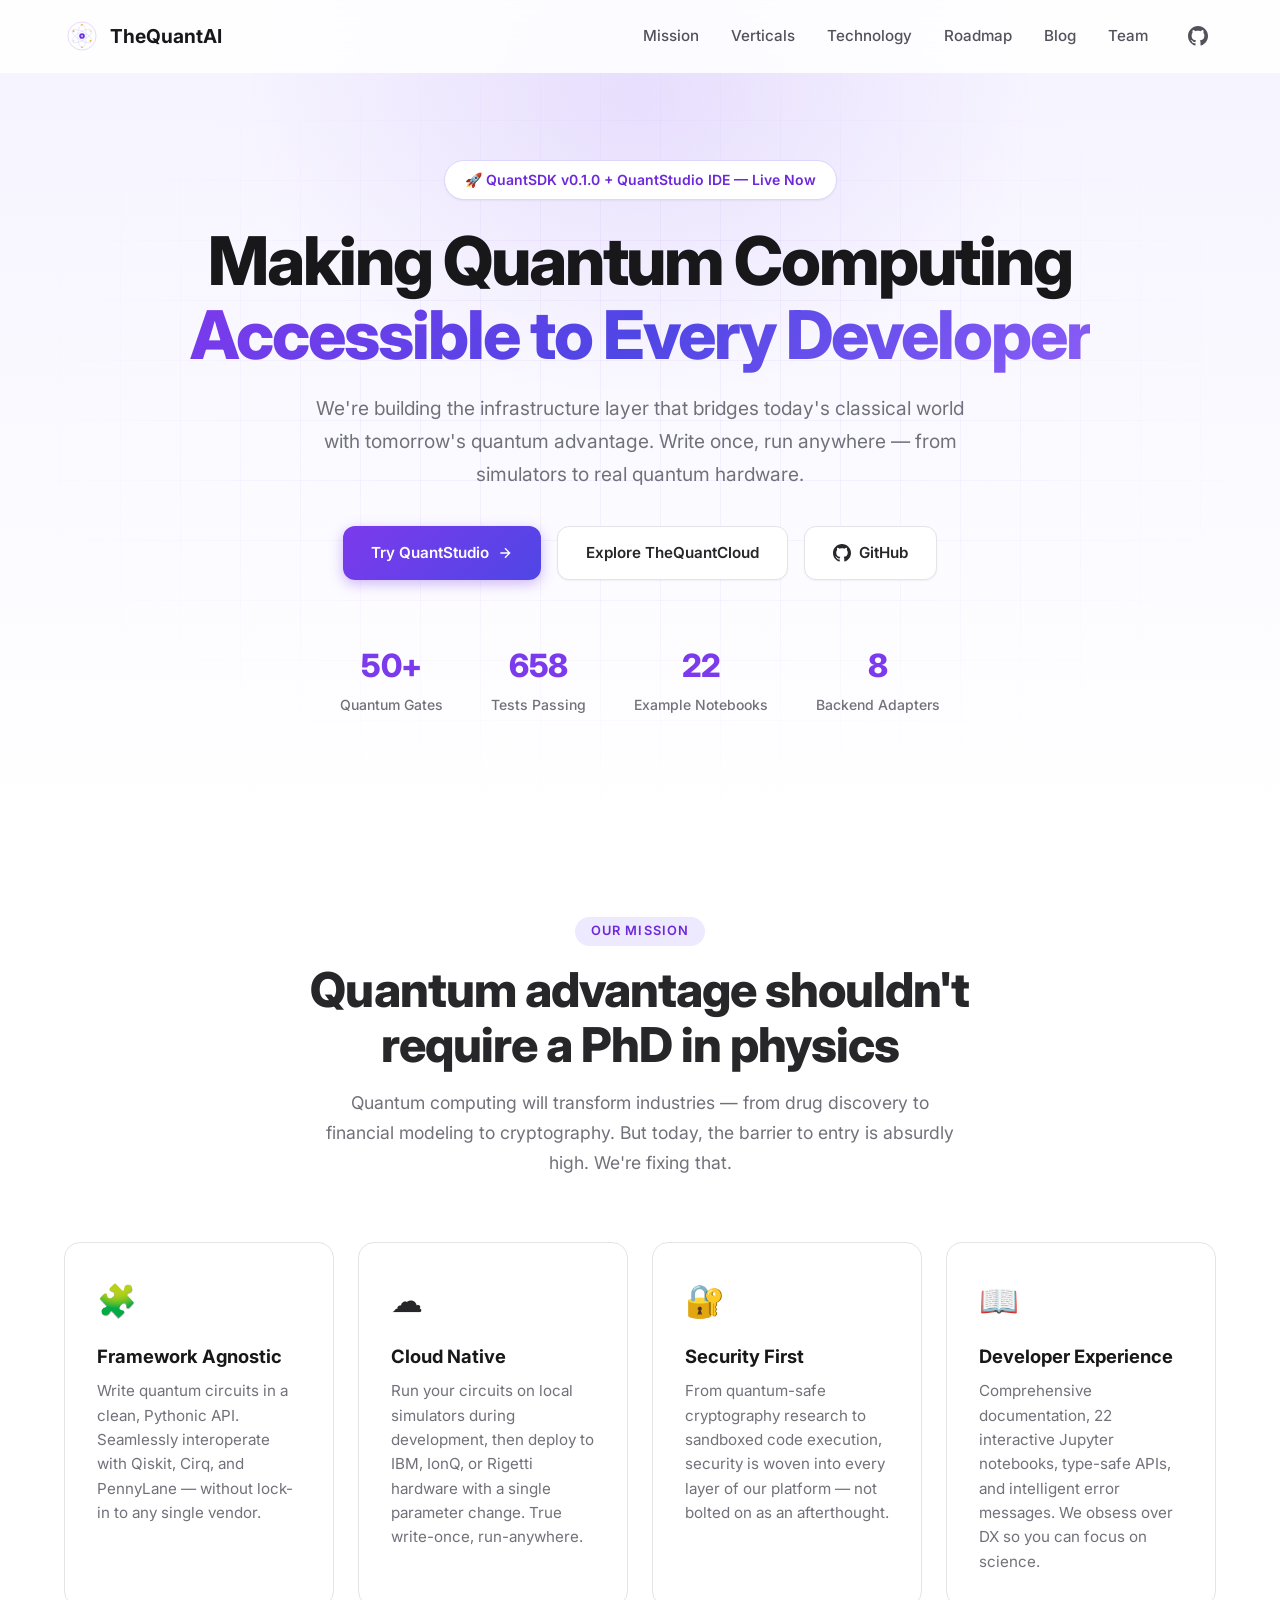
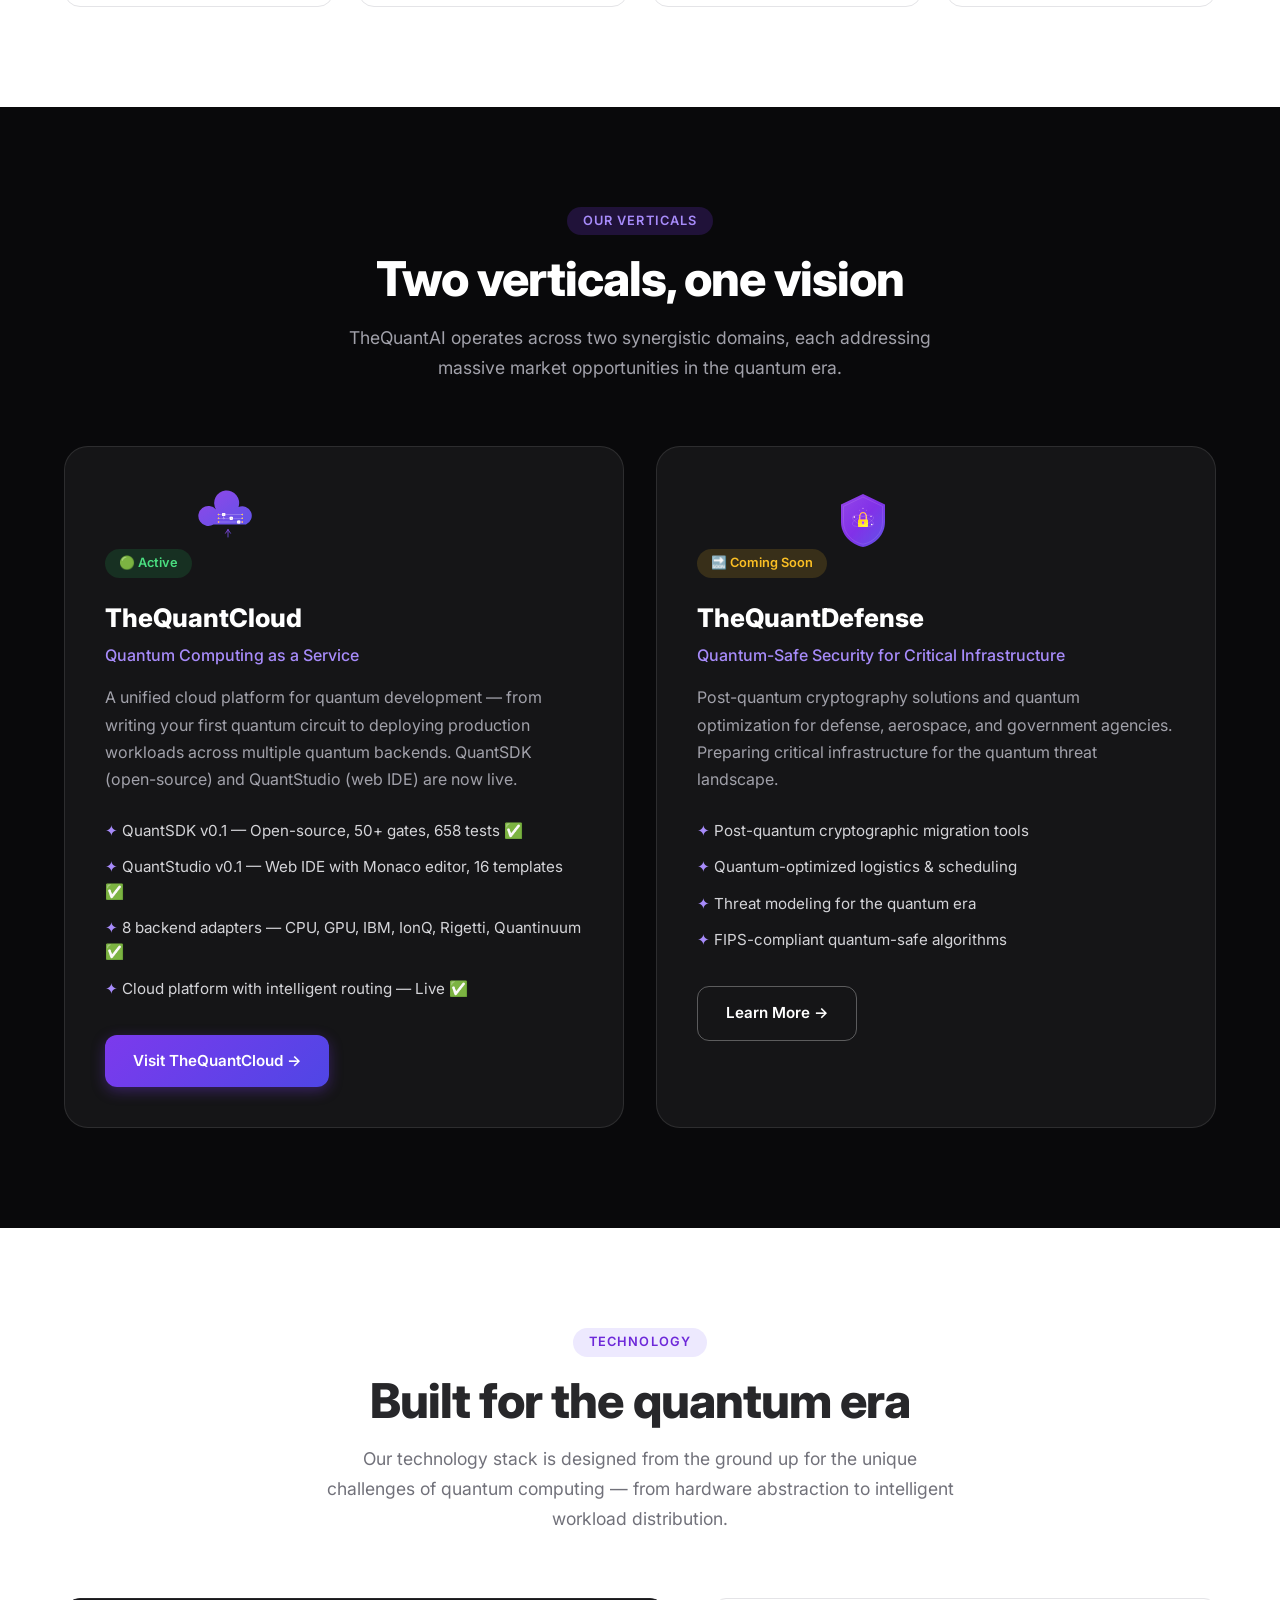
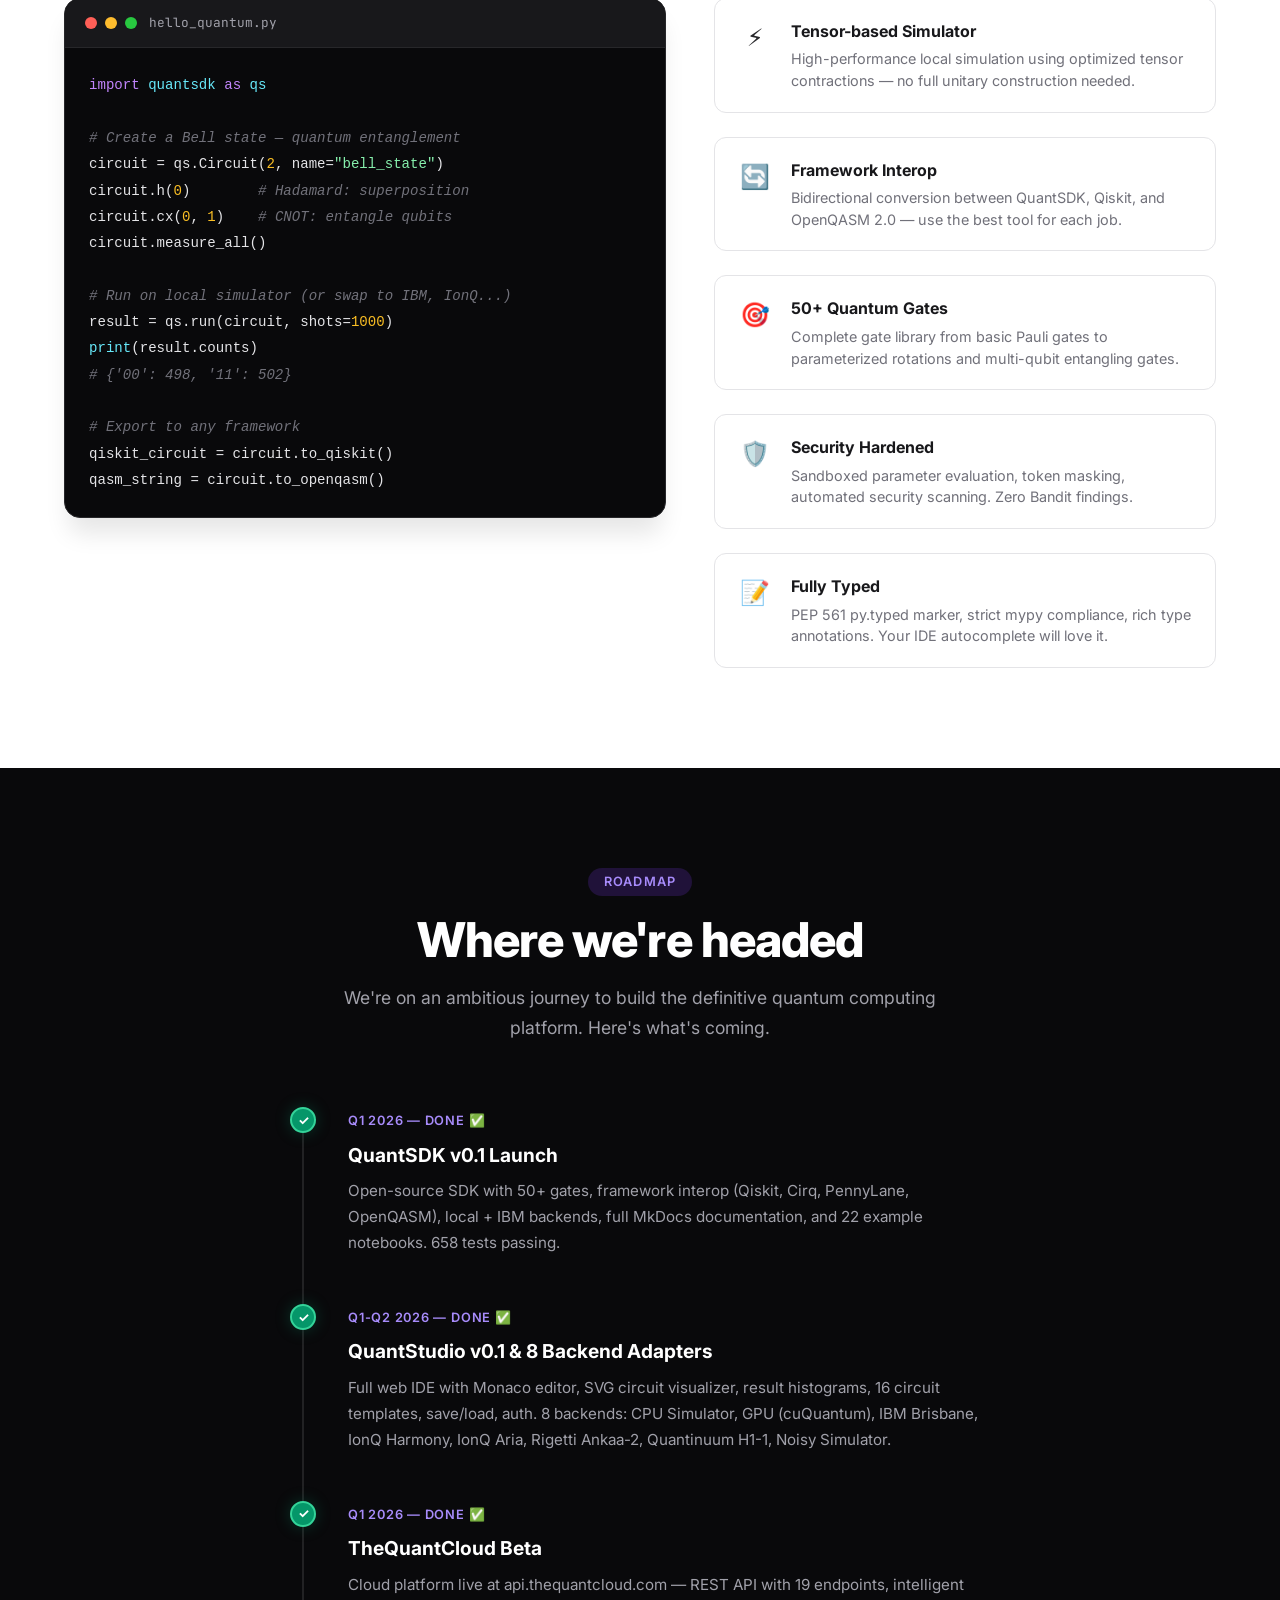
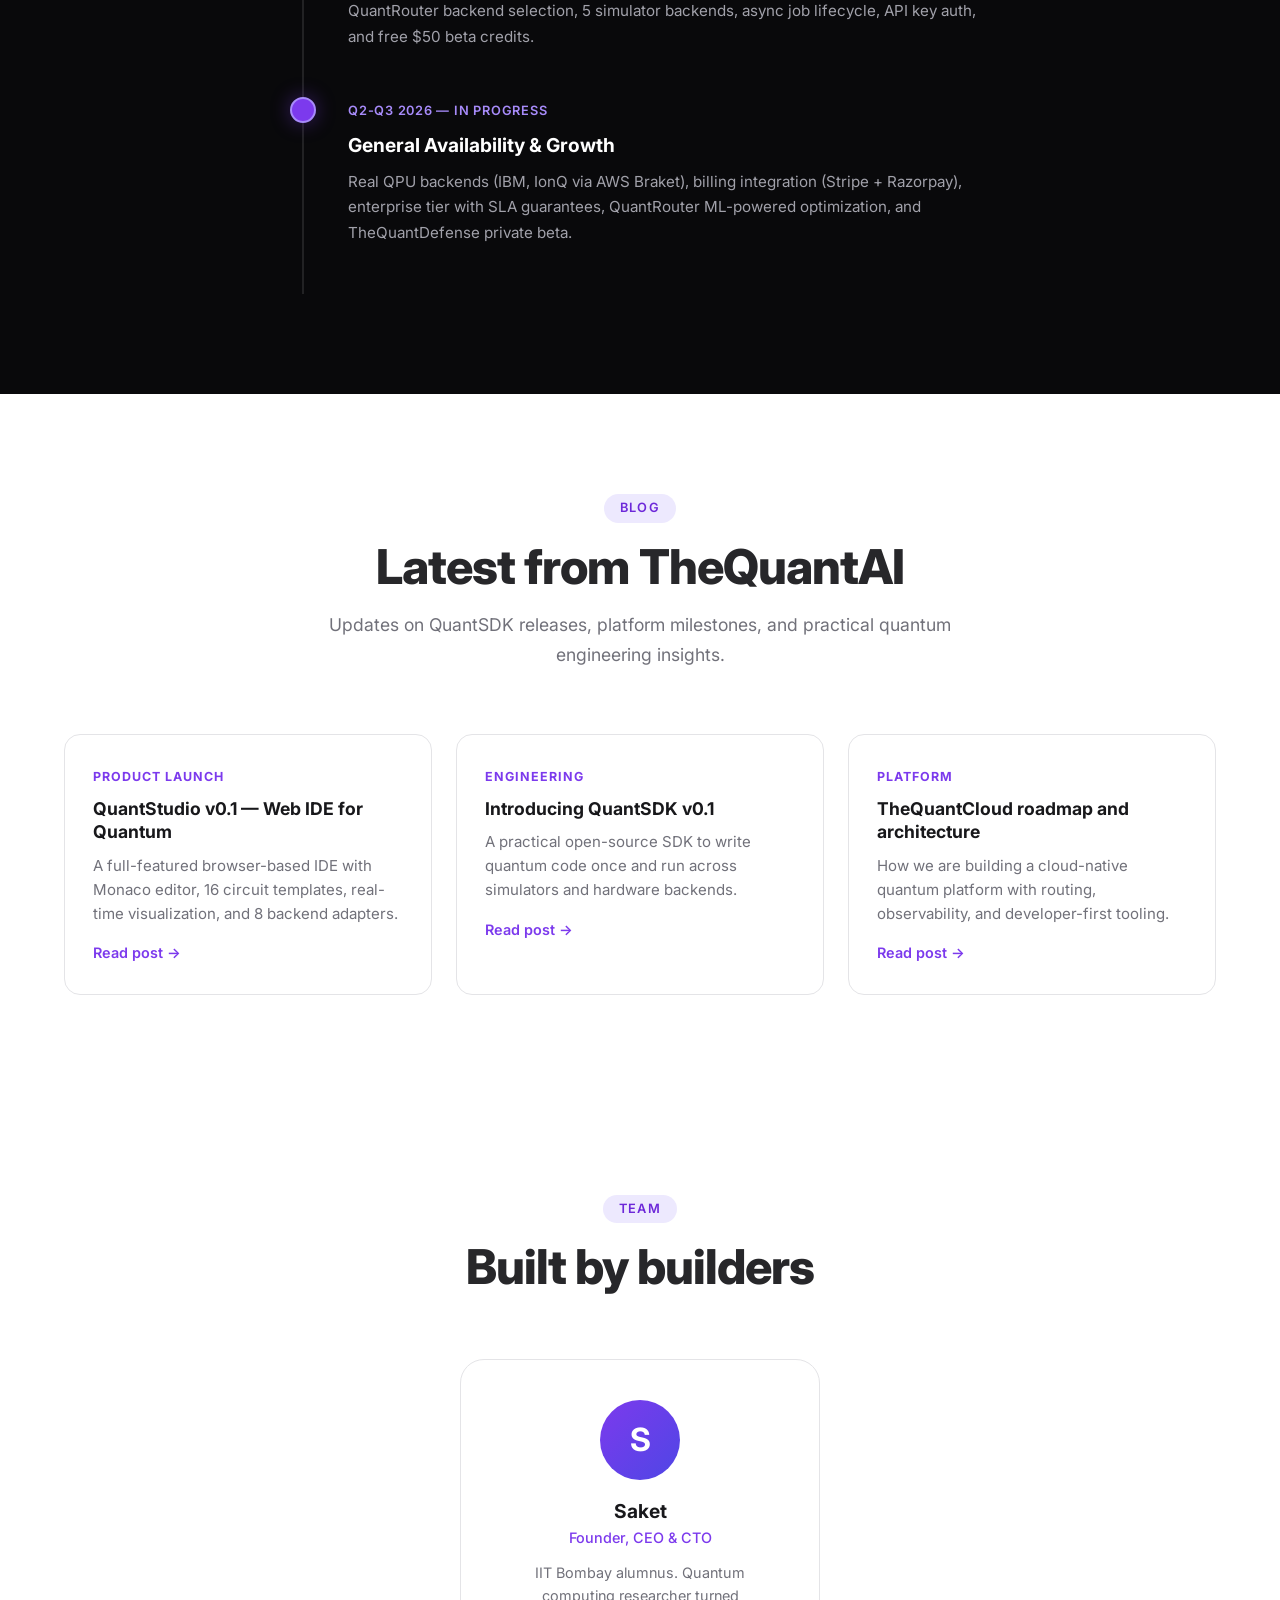
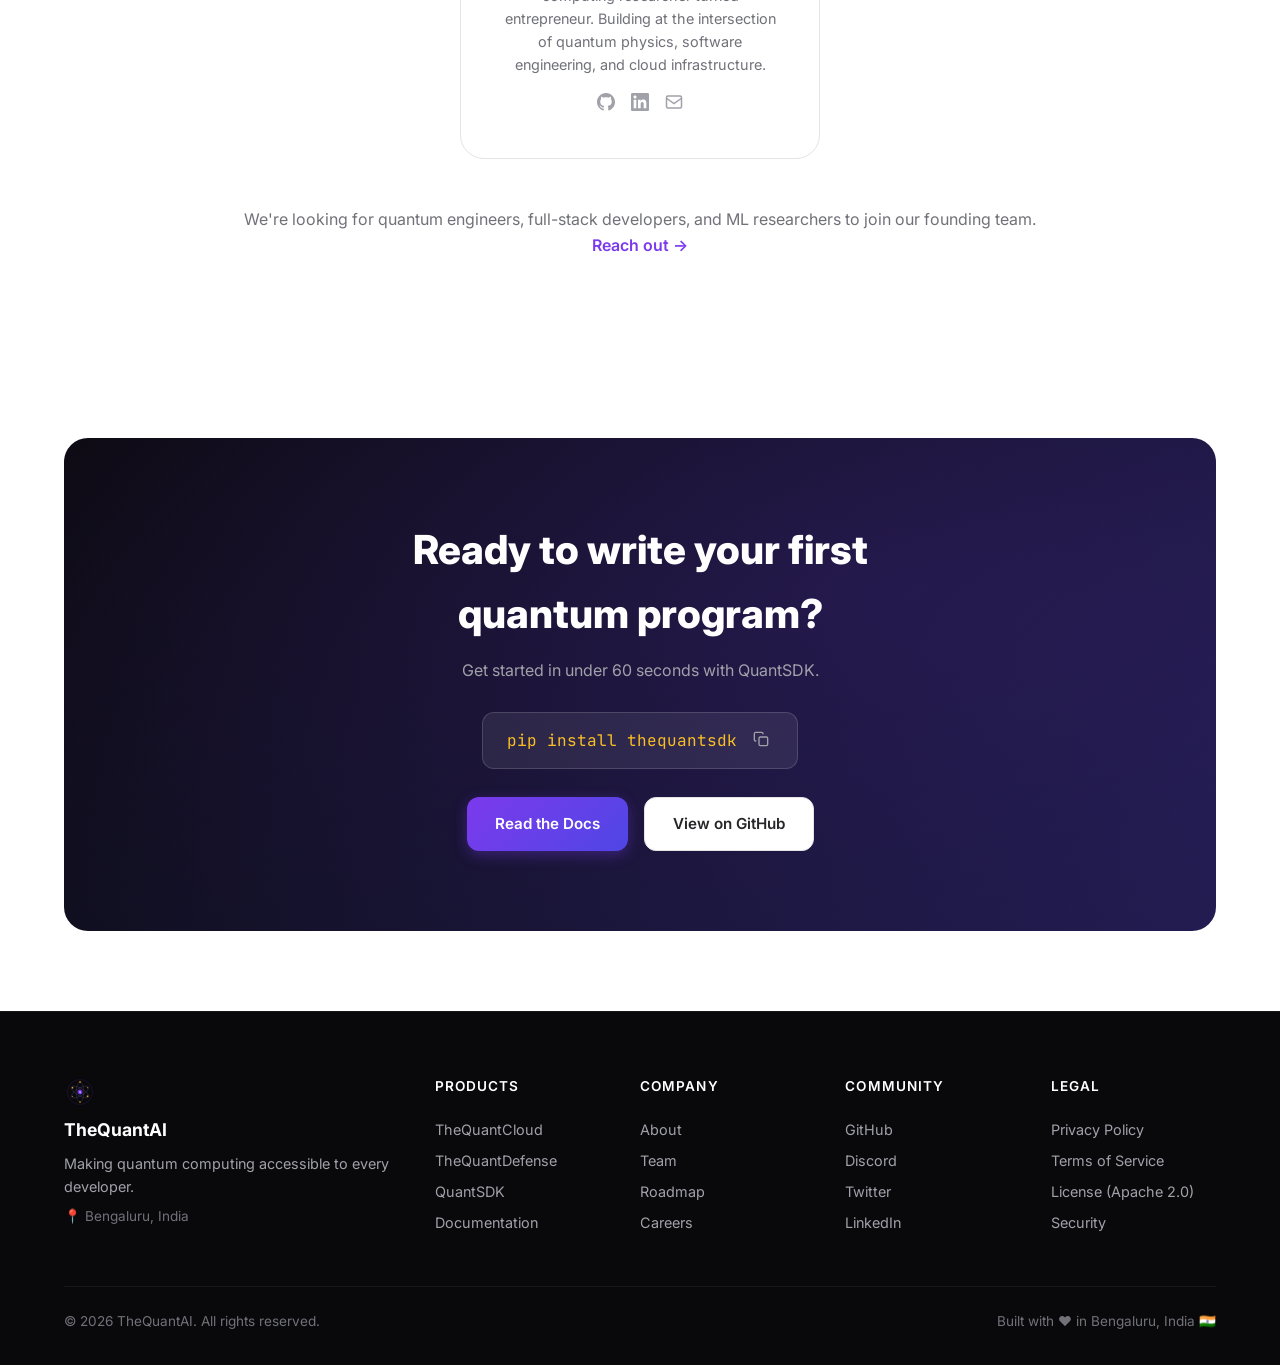
<file: index.html>
<!DOCTYPE html>
<html lang="en">
<head>
    <meta charset="UTF-8">
    <meta name="viewport" content="width=device-width, initial-scale=1.0">
    <title>TheQuantAI — Making Quantum Computing Accessible</title>
    <meta name="description" content="TheQuantAI is building the infrastructure that makes quantum computing practical for every developer. From SDKs to cloud orchestration to defense-grade cryptography.">
    <meta name="keywords" content="quantum computing, quantum SDK, quantum cloud, quantum-safe cryptography, TheQuantAI">
    <meta name="author" content="TheQuantAI">

    <!-- Open Graph -->
    <meta property="og:title" content="TheQuantAI — Making Quantum Computing Accessible">
    <meta property="og:description" content="Building the infrastructure layer for practical quantum computing. Write once, run anywhere.">
    <meta property="og:type" content="website">
    <meta property="og:url" content="https://thequantai.in">
    <meta property="og:image" content="https://thequantai.in/assets/og-image.png">
    <meta property="og:image:alt" content="TheQuantAI — Quantum computing infrastructure for developers">

    <!-- Twitter Card -->
    <meta name="twitter:card" content="summary_large_image">
    <meta name="twitter:site" content="@TheQuantAI">
    <meta name="twitter:title" content="TheQuantAI — Making Quantum Computing Accessible">
    <meta name="twitter:description" content="Building the infrastructure layer for practical quantum computing.">
    <meta name="twitter:image" content="https://thequantai.in/assets/og-image.png">

    <!-- Favicon -->
    <link rel="icon" type="image/svg+xml" href="assets/favicon.svg">

    <!-- Fonts -->
    <link rel="preconnect" href="https://fonts.googleapis.com">
    <link rel="preconnect" href="https://fonts.gstatic.com" crossorigin>
    <link href="https://fonts.googleapis.com/css2?family=Inter:wght@400;500;600;700;800&family=JetBrains+Mono:wght@400;500&display=swap" rel="stylesheet">

    <link rel="stylesheet" href="style.css">
    <!-- Cloudflare Web Analytics --><script defer src='https://static.cloudflareinsights.com/beacon.min.js' data-cf-beacon='{"token": "3d01d93ff0c040549e7ca7c841905eed"}'></script><!-- End Cloudflare Web Analytics -->
</head>
<body>
    <!-- ─── Navigation ─── -->
    <nav class="nav" id="nav">
        <div class="container nav-inner">
            <a href="/" class="nav-logo">
                <img src="assets/logo-thequantai.svg" alt="TheQuantAI" width="36" height="36">
                <span>TheQuantAI</span>
            </a>
            <div class="nav-links" id="navLinks">
                <a href="#mission">Mission</a>
                <a href="#verticals">Verticals</a>
                <a href="#technology">Technology</a>
                <a href="#roadmap">Roadmap</a>
                <a href="#blog">Blog</a>
                <a href="#team">Team</a>
                <a href="https://github.com/TheQuantAI" target="_blank" rel="noopener" class="nav-github">
                    <svg width="20" height="20" viewBox="0 0 24 24" fill="currentColor"><path d="M12 0c-6.626 0-12 5.373-12 12 0 5.302 3.438 9.8 8.207 11.387.599.111.793-.261.793-.577v-2.234c-3.338.726-4.033-1.416-4.033-1.416-.546-1.387-1.333-1.756-1.333-1.756-1.089-.745.083-.729.083-.729 1.205.084 1.839 1.237 1.839 1.237 1.07 1.834 2.807 1.304 3.492.997.107-.775.418-1.305.762-1.604-2.665-.305-5.467-1.334-5.467-5.931 0-1.311.469-2.381 1.236-3.221-.124-.303-.535-1.524.117-3.176 0 0 1.008-.322 3.301 1.23.957-.266 1.983-.399 3.003-.404 1.02.005 2.047.138 3.006.404 2.291-1.552 3.297-1.23 3.297-1.23.653 1.653.242 2.874.118 3.176.77.84 1.235 1.911 1.235 3.221 0 4.609-2.807 5.624-5.479 5.921.43.372.823 1.102.823 2.222v3.293c0 .319.192.694.801.576 4.765-1.589 8.199-6.086 8.199-11.386 0-6.627-5.373-12-12-12z"/></svg>
                </a>
            </div>
            <button class="nav-toggle" id="navToggle" aria-label="Menu">
                <span></span><span></span><span></span>
            </button>
        </div>
    </nav>

    <!-- ─── Hero Section ─── -->
    <section class="hero">
        <div class="hero-bg">
            <div class="hero-grid"></div>
            <div class="hero-glow"></div>
        </div>
        <div class="container hero-content">
            <div class="hero-badge">🚀 QuantSDK v0.1.0 + QuantStudio IDE — Live Now</div>
            <h1>Making Quantum Computing<br><span class="gradient-text">Accessible to Every Developer</span></h1>
            <p class="hero-subtitle">We're building the infrastructure layer that bridges today's classical world with tomorrow's quantum advantage. Write once, run anywhere — from simulators to real quantum hardware.</p>
            <div class="hero-actions">
                <a href="https://studio.thequantcloud.com" class="btn btn-primary" target="_blank" rel="noopener">
                    <span>Try QuantStudio</span>
                    <svg width="16" height="16" viewBox="0 0 24 24" fill="none" stroke="currentColor" stroke-width="2"><path d="M5 12h14M12 5l7 7-7 7"/></svg>
                </a>
                <a href="https://thequantcloud.com" class="btn btn-secondary">
                    <span>Explore TheQuantCloud</span>
                </a>
                <a href="https://github.com/TheQuantAI" class="btn btn-secondary" target="_blank" rel="noopener">
                    <svg width="18" height="18" viewBox="0 0 24 24" fill="currentColor"><path d="M12 0c-6.626 0-12 5.373-12 12 0 5.302 3.438 9.8 8.207 11.387.599.111.793-.261.793-.577v-2.234c-3.338.726-4.033-1.416-4.033-1.416-.546-1.387-1.333-1.756-1.333-1.756-1.089-.745.083-.729.083-.729 1.205.084 1.839 1.237 1.839 1.237 1.07 1.834 2.807 1.304 3.492.997.107-.775.418-1.305.762-1.604-2.665-.305-5.467-1.334-5.467-5.931 0-1.311.469-2.381 1.236-3.221-.124-.303-.535-1.524.117-3.176 0 0 1.008-.322 3.301 1.23.957-.266 1.983-.399 3.003-.404 1.02.005 2.047.138 3.006.404 2.291-1.552 3.297-1.23 3.297-1.23.653 1.653.242 2.874.118 3.176.77.84 1.235 1.911 1.235 3.221 0 4.609-2.807 5.624-5.479 5.921.43.372.823 1.102.823 2.222v3.293c0 .319.192.694.801.576 4.765-1.589 8.199-6.086 8.199-11.386 0-6.627-5.373-12-12-12z"/></svg>
                    <span>GitHub</span>
                </a>
            </div>
            <div class="hero-stats">
                <div class="stat"><span class="stat-value">50+</span><span class="stat-label">Quantum Gates</span></div>
                <div class="stat"><span class="stat-value">658</span><span class="stat-label">Tests Passing</span></div>
                <div class="stat"><span class="stat-value">22</span><span class="stat-label">Example Notebooks</span></div>
                <div class="stat"><span class="stat-value">8</span><span class="stat-label">Backend Adapters</span></div>
            </div>
        </div>
    </section>

    <!-- ─── Mission ─── -->
    <section class="section" id="mission">
        <div class="container">
            <div class="section-header">
                <span class="section-tag">Our Mission</span>
                <h2>Quantum advantage shouldn't<br>require a PhD in physics</h2>
                <p class="section-desc">Quantum computing will transform industries — from drug discovery to financial modeling to cryptography. But today, the barrier to entry is absurdly high. We're fixing that.</p>
            </div>
            <div class="mission-grid">
                <div class="mission-card">
                    <div class="mission-icon">🧩</div>
                    <h3>Framework Agnostic</h3>
                    <p>Write quantum circuits in a clean, Pythonic API. Seamlessly interoperate with Qiskit, Cirq, and PennyLane — without lock-in to any single vendor.</p>
                </div>
                <div class="mission-card">
                    <div class="mission-icon">☁️</div>
                    <h3>Cloud Native</h3>
                    <p>Run your circuits on local simulators during development, then deploy to IBM, IonQ, or Rigetti hardware with a single parameter change. True write-once, run-anywhere.</p>
                </div>
                <div class="mission-card">
                    <div class="mission-icon">🔐</div>
                    <h3>Security First</h3>
                    <p>From quantum-safe cryptography research to sandboxed code execution, security is woven into every layer of our platform — not bolted on as an afterthought.</p>
                </div>
                <div class="mission-card">
                    <div class="mission-icon">📖</div>
                    <h3>Developer Experience</h3>
                    <p>Comprehensive documentation, 22 interactive Jupyter notebooks, type-safe APIs, and intelligent error messages. We obsess over DX so you can focus on science.</p>
                </div>
            </div>
        </div>
    </section>

    <!-- ─── Verticals ─── -->
    <section class="section section-dark" id="verticals">
        <div class="container">
            <div class="section-header">
                <span class="section-tag">Our Verticals</span>
                <h2>Two verticals, one vision</h2>
                <p class="section-desc">TheQuantAI operates across two synergistic domains, each addressing massive market opportunities in the quantum era.</p>
            </div>
            <div class="verticals-grid">
                <div class="vertical-card">
                    <div class="vertical-badge active">🟢 Active</div>
                    <img src="assets/logo-thequantcloud.svg" alt="TheQuantCloud" width="64" height="64" class="vertical-logo">
                    <h3>TheQuantCloud</h3>
                    <p class="vertical-tagline">Quantum Computing as a Service</p>
                    <p>A unified cloud platform for quantum development — from writing your first quantum circuit to deploying production workloads across multiple quantum backends. QuantSDK (open-source) and QuantStudio (web IDE) are now live.</p>
                    <ul class="vertical-features">
                        <li>QuantSDK v0.1 — Open-source, 50+ gates, 658 tests ✅</li>
                        <li>QuantStudio v0.1 — Web IDE with Monaco editor, 16 templates ✅</li>
                        <li>8 backend adapters — CPU, GPU, IBM, IonQ, Rigetti, Quantinuum ✅</li>
                        <li>Cloud platform with intelligent routing — Live ✅</li>
                    </ul>
                    <a href="https://thequantcloud.com" class="btn btn-primary">Visit TheQuantCloud →</a>
                </div>
                <div class="vertical-card">
                    <div class="vertical-badge coming">🔜 Coming Soon</div>
                    <img src="assets/logo-thequantdefense.svg" alt="TheQuantDefense" width="64" height="64" class="vertical-logo">
                    <h3>TheQuantDefense</h3>
                    <p class="vertical-tagline">Quantum-Safe Security for Critical Infrastructure</p>
                    <p>Post-quantum cryptography solutions and quantum optimization for defense, aerospace, and government agencies. Preparing critical infrastructure for the quantum threat landscape.</p>
                    <ul class="vertical-features">
                        <li>Post-quantum cryptographic migration tools</li>
                        <li>Quantum-optimized logistics & scheduling</li>
                        <li>Threat modeling for the quantum era</li>
                        <li>FIPS-compliant quantum-safe algorithms</li>
                    </ul>
                    <a href="https://thequantdefense.com" class="btn btn-outline">Learn More →</a>
                </div>
            </div>
        </div>
    </section>

    <!-- ─── Technology ─── -->
    <section class="section" id="technology">
        <div class="container">
            <div class="section-header">
                <span class="section-tag">Technology</span>
                <h2>Built for the quantum era</h2>
                <p class="section-desc">Our technology stack is designed from the ground up for the unique challenges of quantum computing — from hardware abstraction to intelligent workload distribution.</p>
            </div>
            <div class="tech-showcase">
                <div class="tech-code">
                    <div class="code-header">
                        <div class="code-dots">
                            <span class="dot red"></span>
                            <span class="dot yellow"></span>
                            <span class="dot green"></span>
                        </div>
                        <span class="code-title">hello_quantum.py</span>
                    </div>
                    <pre class="code-block"><code><span class="kw">import</span> <span class="mod">quantsdk</span> <span class="kw">as</span> <span class="mod">qs</span>

<span class="cmt"># Create a Bell state — quantum entanglement</span>
circuit = qs.Circuit(<span class="num">2</span>, name=<span class="str">"bell_state"</span>)
circuit.h(<span class="num">0</span>)        <span class="cmt"># Hadamard: superposition</span>
circuit.cx(<span class="num">0</span>, <span class="num">1</span>)    <span class="cmt"># CNOT: entangle qubits</span>
circuit.measure_all()

<span class="cmt"># Run on local simulator (or swap to IBM, IonQ...)</span>
result = qs.run(circuit, shots=<span class="num">1000</span>)
<span class="fn">print</span>(result.counts)
<span class="cmt"># {'00': 498, '11': 502}</span>

<span class="cmt"># Export to any framework</span>
qiskit_circuit = circuit.to_qiskit()
qasm_string = circuit.to_openqasm()</code></pre>
                </div>
                <div class="tech-features">
                    <div class="tech-feature">
                        <div class="tech-icon">⚡</div>
                        <div>
                            <h4>Tensor-based Simulator</h4>
                            <p>High-performance local simulation using optimized tensor contractions — no full unitary construction needed.</p>
                        </div>
                    </div>
                    <div class="tech-feature">
                        <div class="tech-icon">🔄</div>
                        <div>
                            <h4>Framework Interop</h4>
                            <p>Bidirectional conversion between QuantSDK, Qiskit, and OpenQASM 2.0 — use the best tool for each job.</p>
                        </div>
                    </div>
                    <div class="tech-feature">
                        <div class="tech-icon">🎯</div>
                        <div>
                            <h4>50+ Quantum Gates</h4>
                            <p>Complete gate library from basic Pauli gates to parameterized rotations and multi-qubit entangling gates.</p>
                        </div>
                    </div>
                    <div class="tech-feature">
                        <div class="tech-icon">🛡️</div>
                        <div>
                            <h4>Security Hardened</h4>
                            <p>Sandboxed parameter evaluation, token masking, automated security scanning. Zero Bandit findings.</p>
                        </div>
                    </div>
                    <div class="tech-feature">
                        <div class="tech-icon">📝</div>
                        <div>
                            <h4>Fully Typed</h4>
                            <p>PEP 561 py.typed marker, strict mypy compliance, rich type annotations. Your IDE autocomplete will love it.</p>
                        </div>
                    </div>
                </div>
            </div>
        </div>
    </section>

    <!-- ─── Roadmap ─── -->
    <section class="section section-dark" id="roadmap">
        <div class="container">
            <div class="section-header">
                <span class="section-tag">Roadmap</span>
                <h2>Where we're headed</h2>
                <p class="section-desc">We're on an ambitious journey to build the definitive quantum computing platform. Here's what's coming.</p>
            </div>
            <div class="timeline">
                <div class="timeline-item completed">
                    <div class="timeline-marker"></div>
                    <div class="timeline-content">
                        <span class="timeline-date">Q1 2026 — Done ✅</span>
                        <h4>QuantSDK v0.1 Launch</h4>
                        <p>Open-source SDK with 50+ gates, framework interop (Qiskit, Cirq, PennyLane, OpenQASM), local + IBM backends, full MkDocs documentation, and 22 example notebooks. 658 tests passing.</p>
                    </div>
                </div>
                <div class="timeline-item completed">
                    <div class="timeline-marker"></div>
                    <div class="timeline-content">
                        <span class="timeline-date">Q1-Q2 2026 — Done ✅</span>
                        <h4>QuantStudio v0.1 & 8 Backend Adapters</h4>
                        <p>Full web IDE with Monaco editor, SVG circuit visualizer, result histograms, 16 circuit templates, save/load, auth. 8 backends: CPU Simulator, GPU (cuQuantum), IBM Brisbane, IonQ Harmony, IonQ Aria, Rigetti Ankaa-2, Quantinuum H1-1, Noisy Simulator.</p>
                    </div>
                </div>
                <div class="timeline-item completed">
                    <div class="timeline-marker"></div>
                    <div class="timeline-content">
                        <span class="timeline-date">Q1 2026 — Done ✅</span>
                        <h4>TheQuantCloud Beta</h4>
                        <p>Cloud platform live at api.thequantcloud.com — REST API with 19 endpoints, intelligent QuantRouter backend selection, 5 simulator backends, async job lifecycle, API key auth, and free $50 beta credits.</p>
                    </div>
                </div>
                <div class="timeline-item active">
                    <div class="timeline-marker"></div>
                    <div class="timeline-content">
                        <span class="timeline-date">Q2-Q3 2026 — In Progress</span>
                        <h4>General Availability & Growth</h4>
                        <p>Real QPU backends (IBM, IonQ via AWS Braket), billing integration (Stripe + Razorpay), enterprise tier with SLA guarantees, QuantRouter ML-powered optimization, and TheQuantDefense private beta.
                    </div>
                </div>
            </div>
        </div>
    </section>

    <!-- ─── Blog ─── -->
    <section class="section" id="blog">
        <div class="container">
            <div class="section-header">
                <span class="section-tag">Blog</span>
                <h2>Latest from TheQuantAI</h2>
                <p class="section-desc">Updates on QuantSDK releases, platform milestones, and practical quantum engineering insights.</p>
            </div>
            <div class="blog-grid">
                <a class="blog-card" href="/blog.html#quantstudio-launch">
                    <span class="blog-meta">Product Launch</span>
                    <h3>QuantStudio v0.1 — Web IDE for Quantum</h3>
                    <p>A full-featured browser-based IDE with Monaco editor, 16 circuit templates, real-time visualization, and 8 backend adapters.</p>
                    <span class="blog-link">Read post →</span>
                </a>
                <a class="blog-card" href="/blog.html#quant-sdk-v01">
                    <span class="blog-meta">Engineering</span>
                    <h3>Introducing QuantSDK v0.1</h3>
                    <p>A practical open-source SDK to write quantum code once and run across simulators and hardware backends.</p>
                    <span class="blog-link">Read post →</span>
                </a>
                <a class="blog-card" href="/blog.html#quantcloud-roadmap">
                    <span class="blog-meta">Platform</span>
                    <h3>TheQuantCloud roadmap and architecture</h3>
                    <p>How we are building a cloud-native quantum platform with routing, observability, and developer-first tooling.</p>
                    <span class="blog-link">Read post →</span>
                </a>
            </div>
        </div>
    </section>

    <!-- ─── Team ─── -->
    <section class="section" id="team">
        <div class="container">
            <div class="section-header">
                <span class="section-tag">Team</span>
                <h2>Built by builders</h2>
            </div>
            <div class="team-grid">
                <div class="team-card">
                    <div class="team-avatar">S</div>
                    <h4>Saket</h4>
                    <p class="team-role">Founder, CEO & CTO</p>
                    <p class="team-bio">IIT Bombay alumnus. Quantum computing researcher turned entrepreneur. Building at the intersection of quantum physics, software engineering, and cloud infrastructure.</p>
                    <div class="team-links">
                        <a href="https://github.com/Saket-TheQuantAI" target="_blank" rel="noopener" aria-label="GitHub">
                            <svg width="18" height="18" viewBox="0 0 24 24" fill="currentColor"><path d="M12 0c-6.626 0-12 5.373-12 12 0 5.302 3.438 9.8 8.207 11.387.599.111.793-.261.793-.577v-2.234c-3.338.726-4.033-1.416-4.033-1.416-.546-1.387-1.333-1.756-1.333-1.756-1.089-.745.083-.729.083-.729 1.205.084 1.839 1.237 1.839 1.237 1.07 1.834 2.807 1.304 3.492.997.107-.775.418-1.305.762-1.604-2.665-.305-5.467-1.334-5.467-5.931 0-1.311.469-2.381 1.236-3.221-.124-.303-.535-1.524.117-3.176 0 0 1.008-.322 3.301 1.23.957-.266 1.983-.399 3.003-.404 1.02.005 2.047.138 3.006.404 2.291-1.552 3.297-1.23 3.297-1.23.653 1.653.242 2.874.118 3.176.77.84 1.235 1.911 1.235 3.221 0 4.609-2.807 5.624-5.479 5.921.43.372.823 1.102.823 2.222v3.293c0 .319.192.694.801.576 4.765-1.589 8.199-6.086 8.199-11.386 0-6.627-5.373-12-12-12z"/></svg>
                        </a>
                        <a href="https://linkedin.com/in/saket-thequantai" target="_blank" rel="noopener" aria-label="LinkedIn">
                            <svg width="18" height="18" viewBox="0 0 24 24" fill="currentColor"><path d="M20.447 20.452h-3.554v-5.569c0-1.328-.027-3.037-1.852-3.037-1.853 0-2.136 1.445-2.136 2.939v5.667H9.351V9h3.414v1.561h.046c.477-.9 1.637-1.85 3.37-1.85 3.601 0 4.267 2.37 4.267 5.455v6.286zM5.337 7.433c-1.144 0-2.063-.926-2.063-2.065 0-1.138.92-2.063 2.063-2.063 1.14 0 2.064.925 2.064 2.063 0 1.139-.925 2.065-2.064 2.065zm1.782 13.019H3.555V9h3.564v11.452zM22.225 0H1.771C.792 0 0 .774 0 1.729v20.542C0 23.227.792 24 1.771 24h20.451C23.2 24 24 23.227 24 22.271V1.729C24 .774 23.2 0 22.222 0h.003z"/></svg>
                        </a>
                        <a href="mailto:saket@thequantai.in" aria-label="Email">
                            <svg width="18" height="18" viewBox="0 0 24 24" fill="none" stroke="currentColor" stroke-width="2"><rect x="2" y="4" width="20" height="16" rx="2"/><path d="M22 7l-10 7L2 7"/></svg>
                        </a>
                    </div>
                </div>
            </div>
            <p class="team-hiring">We're looking for quantum engineers, full-stack developers, and ML researchers to join our founding team.<br><a href="mailto:team@thequantai.in">Reach out →</a></p>
        </div>
    </section>

    <!-- ─── CTA ─── -->
    <section class="section cta-section">
        <div class="container">
            <div class="cta-inner">
                <h2>Ready to write your first<br>quantum program?</h2>
                <p>Get started in under 60 seconds with QuantSDK.</p>
                <div class="cta-install">
                    <code>pip install thequantsdk</code>
                    <button class="copy-btn" onclick="navigator.clipboard.writeText('pip install thequantsdk')" title="Copy">
                        <svg width="16" height="16" viewBox="0 0 24 24" fill="none" stroke="currentColor" stroke-width="2"><rect x="9" y="9" width="13" height="13" rx="2"/><path d="M5 15H4a2 2 0 01-2-2V4a2 2 0 012-2h9a2 2 0 012 2v1"/></svg>
                    </button>
                </div>
                <div class="cta-actions">
                    <a href="https://docs.thequantcloud.com" class="btn btn-primary">Read the Docs</a>
                    <a href="https://github.com/TheQuantAI/quantsdk" class="btn btn-secondary" target="_blank" rel="noopener">View on GitHub</a>
                </div>
            </div>
        </div>
    </section>

    <!-- ─── Footer ─── -->
    <footer class="footer">
        <div class="container">
            <div class="footer-grid">
                <div class="footer-brand">
                    <img src="assets/logo-thequantai.svg" alt="TheQuantAI" width="32" height="32">
                    <span>TheQuantAI</span>
                    <p>Making quantum computing accessible to every developer.</p>
                    <p class="footer-location">📍 Bengaluru, India</p>
                </div>
                <div class="footer-col">
                    <h5>Products</h5>
                    <a href="https://thequantcloud.com">TheQuantCloud</a>
                    <a href="https://thequantdefense.com">TheQuantDefense</a>
                    <a href="https://github.com/TheQuantAI/quantsdk">QuantSDK</a>
                    <a href="https://docs.thequantcloud.com">Documentation</a>
                </div>
                <div class="footer-col">
                    <h5>Company</h5>
                    <a href="#mission">About</a>
                    <a href="#team">Team</a>
                    <a href="#roadmap">Roadmap</a>
                    <a href="mailto:team@thequantai.in">Careers</a>
                </div>
                <div class="footer-col">
                    <h5>Community</h5>
                    <a href="https://github.com/TheQuantAI" target="_blank" rel="noopener">GitHub</a>
                    <a href="https://discord.gg/uTEW77Kcj4" target="_blank" rel="noopener">Discord</a>
                    <a href="https://twitter.com/TheQuantAI" target="_blank" rel="noopener">Twitter</a>
                    <a href="https://linkedin.com/company/thequantai" target="_blank" rel="noopener">LinkedIn</a>
                </div>
                <div class="footer-col">
                    <h5>Legal</h5>
                    <a href="/privacy">Privacy Policy</a>
                    <a href="/terms">Terms of Service</a>
                    <a href="https://github.com/TheQuantAI/quantsdk/blob/main/LICENSE">License (Apache 2.0)</a>
                    <a href="mailto:security@thequantai.in">Security</a>
                </div>
            </div>
            <div class="footer-bottom">
                <p>&copy; 2026 TheQuantAI. All rights reserved.</p>
                <p>Built with ❤️ in Bengaluru, India 🇮🇳</p>
            </div>
        </div>
    </footer>

    <script src="script.js"></script>
</body>
</html>
</file>
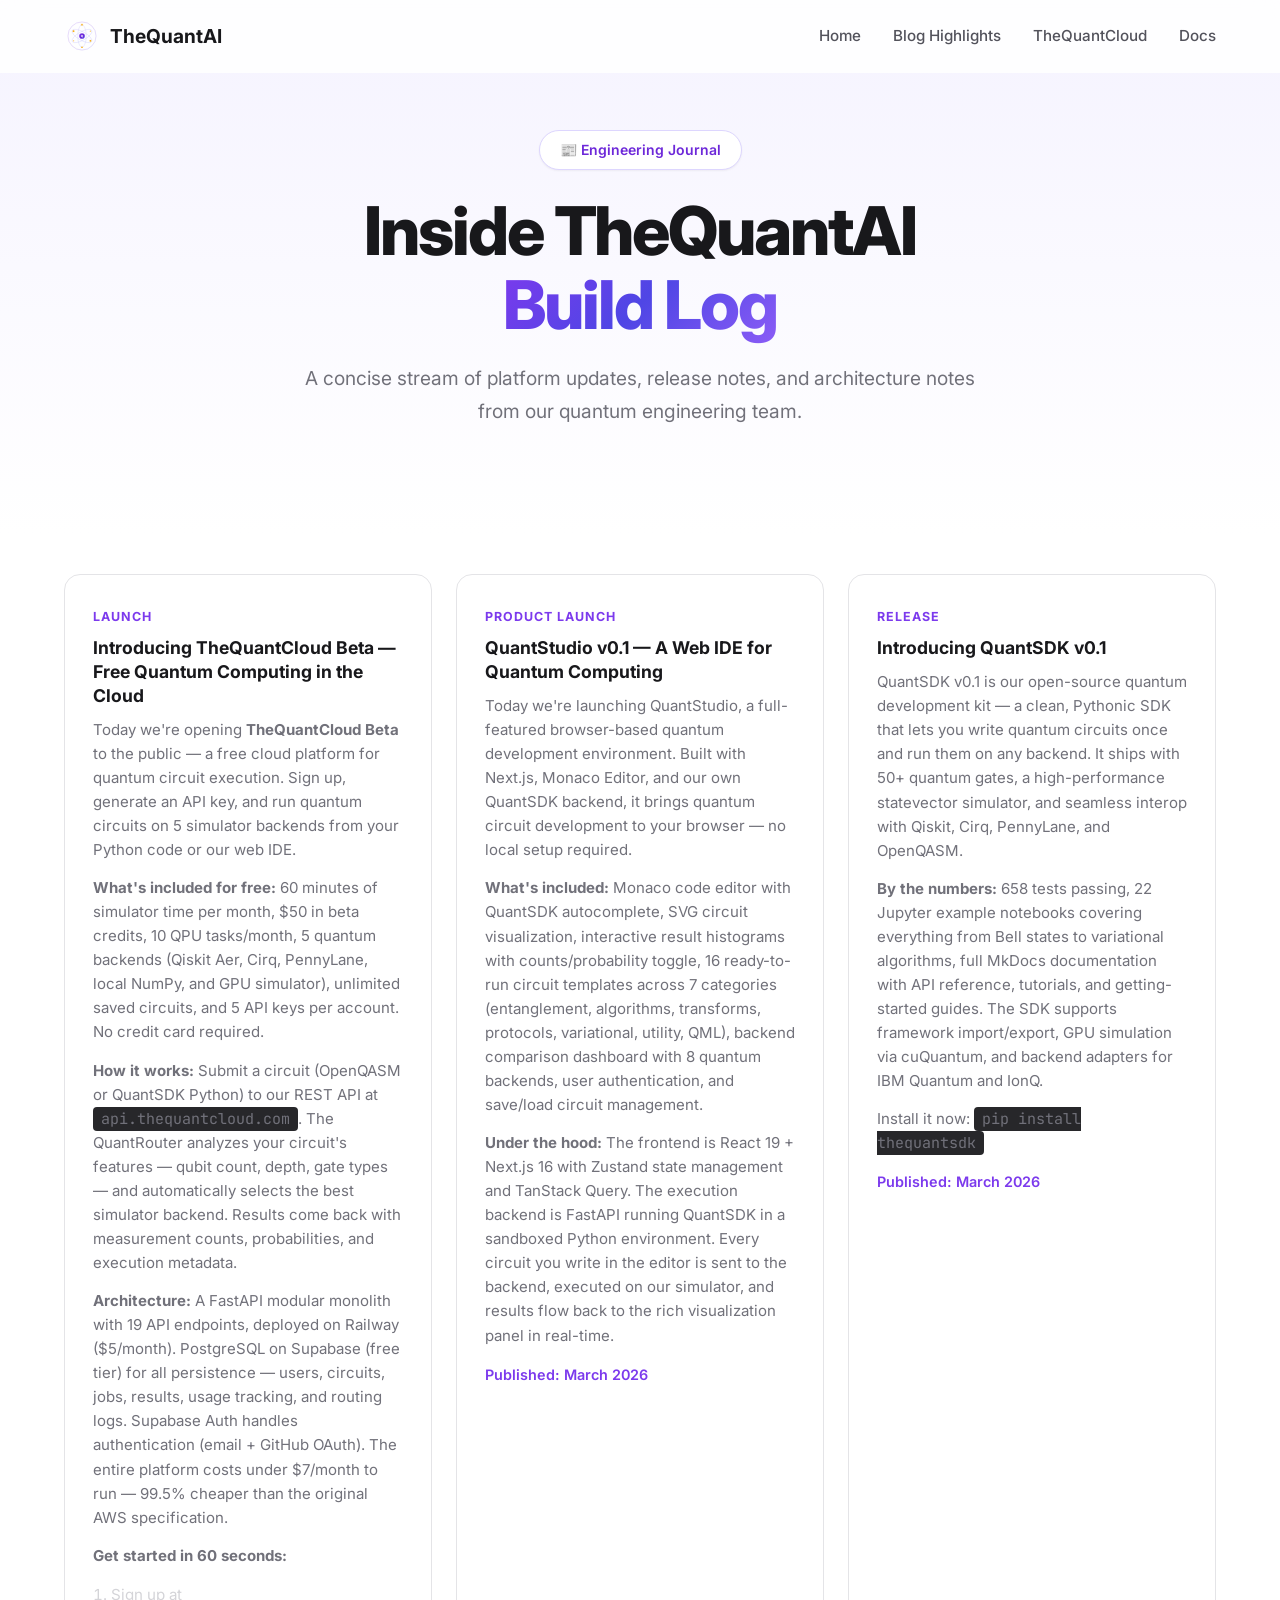
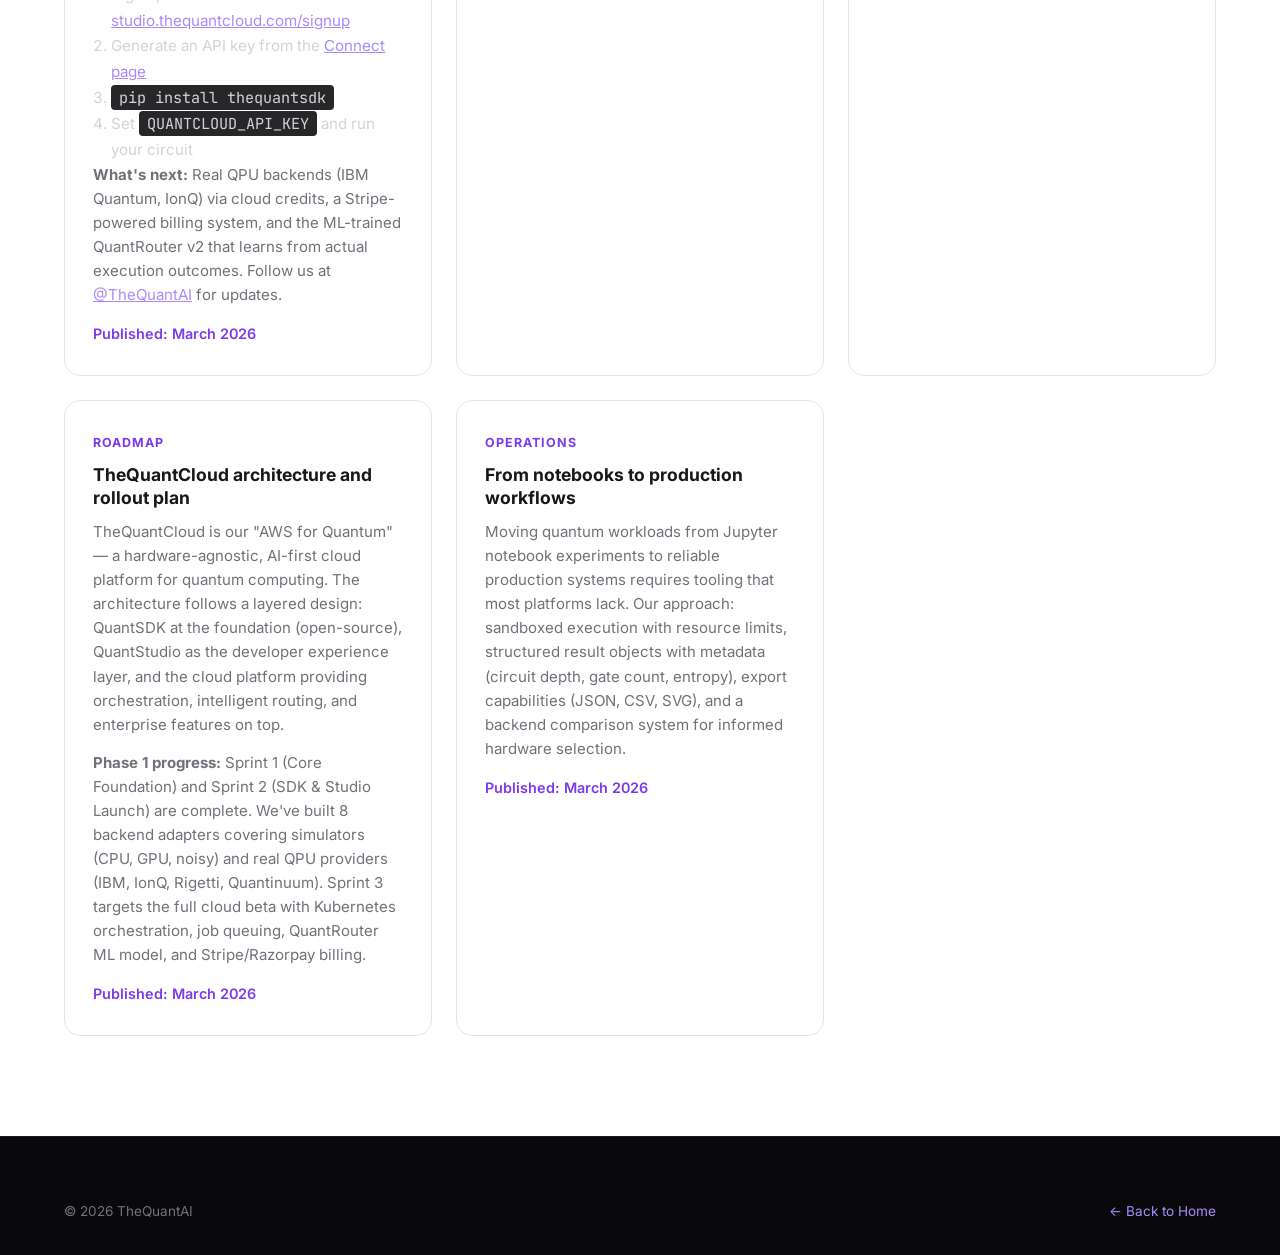
<file: blog.html>
<!DOCTYPE html>
<html lang="en">
<head>
    <meta charset="UTF-8">
    <meta name="viewport" content="width=device-width, initial-scale=1.0">
    <title>TheQuantAI Blog — Engineering Updates</title>
    <meta name="description" content="Engineering updates from TheQuantAI on QuantSDK, TheQuantCloud roadmap, and practical quantum workflows.">
    <meta property="og:title" content="TheQuantAI Blog">
    <meta property="og:description" content="Engineering updates and platform milestones from TheQuantAI.">
    <meta property="og:type" content="website">
    <meta property="og:url" content="https://thequantai.in/blog.html">
    <meta property="og:image" content="https://thequantai.in/assets/og-image.png">
    <link rel="icon" type="image/svg+xml" href="assets/favicon.svg">
    <link rel="preconnect" href="https://fonts.googleapis.com">
    <link rel="preconnect" href="https://fonts.gstatic.com" crossorigin>
    <link href="https://fonts.googleapis.com/css2?family=Inter:wght@400;500;600;700;800&family=JetBrains+Mono:wght@400;500&display=swap" rel="stylesheet">
    <link rel="stylesheet" href="style.css">
    <!-- Cloudflare Web Analytics --><script defer src='https://static.cloudflareinsights.com/beacon.min.js' data-cf-beacon='{"token": "3d01d93ff0c040549e7ca7c841905eed"}'></script><!-- End Cloudflare Web Analytics -->
</head>
<body>
    <nav class="nav" id="nav">
        <div class="container nav-inner">
            <a href="/" class="nav-logo">
                <img src="assets/logo-thequantai.svg" alt="TheQuantAI" width="36" height="36">
                <span>TheQuantAI</span>
            </a>
            <div class="nav-links" id="navLinks">
                <a href="/">Home</a>
                <a href="/#blog">Blog Highlights</a>
                <a href="https://thequantcloud.com">TheQuantCloud</a>
                <a href="https://docs.thequantcloud.com">Docs</a>
            </div>
        </div>
    </nav>

    <section class="hero" style="padding: 130px 0 70px;">
        <div class="container hero-content">
            <div class="hero-badge">📰 Engineering Journal</div>
            <h1>Inside TheQuantAI<br><span class="gradient-text">Build Log</span></h1>
            <p class="hero-subtitle">A concise stream of platform updates, release notes, and architecture notes from our quantum engineering team.</p>
        </div>
    </section>

    <section class="section" style="padding-top: 40px;">
        <div class="container">
            <div class="blog-grid">
                <article class="blog-card" id="quantcloud-beta-launch">
                    <span class="blog-meta">Launch</span>
                    <h3>Introducing TheQuantCloud Beta — Free Quantum Computing in the Cloud</h3>
                    <p>Today we're opening <strong>TheQuantCloud Beta</strong> to the public — a free cloud platform for quantum circuit execution. Sign up, generate an API key, and run quantum circuits on 5 simulator backends from your Python code or our web IDE.</p>
                    <p><strong>What's included for free:</strong> 60 minutes of simulator time per month, $50 in beta credits, 10 QPU tasks/month, 5 quantum backends (Qiskit Aer, Cirq, PennyLane, local NumPy, and GPU simulator), unlimited saved circuits, and 5 API keys per account. No credit card required.</p>
                    <p><strong>How it works:</strong> Submit a circuit (OpenQASM or QuantSDK Python) to our REST API at <code style="background:var(--gray-800);padding:2px 8px;border-radius:4px;font-family:var(--font-mono);">api.thequantcloud.com</code>. The QuantRouter analyzes your circuit's features — qubit count, depth, gate types — and automatically selects the best simulator backend. Results come back with measurement counts, probabilities, and execution metadata.</p>
                    <p><strong>Architecture:</strong> A FastAPI modular monolith with 19 API endpoints, deployed on Railway ($5/month). PostgreSQL on Supabase (free tier) for all persistence — users, circuits, jobs, results, usage tracking, and routing logs. Supabase Auth handles authentication (email + GitHub OAuth). The entire platform costs under $7/month to run — 99.5% cheaper than the original AWS specification.</p>
                    <p><strong>Get started in 60 seconds:</strong></p>
                    <ol style="padding-left: 1.2em; color: var(--gray-300); font-size: 0.95rem; line-height: 1.7;">
                        <li>Sign up at <a href="https://studio.thequantcloud.com/signup" style="color:#a78bfa;">studio.thequantcloud.com/signup</a></li>
                        <li>Generate an API key from the <a href="https://studio.thequantcloud.com/connect" style="color:#a78bfa;">Connect page</a></li>
                        <li><code style="background:var(--gray-800);padding:2px 8px;border-radius:4px;font-family:var(--font-mono);">pip install thequantsdk</code></li>
                        <li>Set <code style="background:var(--gray-800);padding:2px 8px;border-radius:4px;font-family:var(--font-mono);">QUANTCLOUD_API_KEY</code> and run your circuit</li>
                    </ol>
                    <p><strong>What's next:</strong> Real QPU backends (IBM Quantum, IonQ) via cloud credits, a Stripe-powered billing system, and the ML-trained QuantRouter v2 that learns from actual execution outcomes. Follow us at <a href="https://twitter.com/TheQuantAI" style="color:#a78bfa;">@TheQuantAI</a> for updates.</p>
                    <span class="blog-link">Published: March 2026</span>
                </article>

                <article class="blog-card" id="quantstudio-launch">
                    <span class="blog-meta">Product Launch</span>
                    <h3>QuantStudio v0.1 — A Web IDE for Quantum Computing</h3>
                    <p>Today we're launching QuantStudio, a full-featured browser-based quantum development environment. Built with Next.js, Monaco Editor, and our own QuantSDK backend, it brings quantum circuit development to your browser — no local setup required.</p>
                    <p><strong>What's included:</strong> Monaco code editor with QuantSDK autocomplete, SVG circuit visualization, interactive result histograms with counts/probability toggle, 16 ready-to-run circuit templates across 7 categories (entanglement, algorithms, transforms, protocols, variational, utility, QML), backend comparison dashboard with 8 quantum backends, user authentication, and save/load circuit management.</p>
                    <p><strong>Under the hood:</strong> The frontend is React 19 + Next.js 16 with Zustand state management and TanStack Query. The execution backend is FastAPI running QuantSDK in a sandboxed Python environment. Every circuit you write in the editor is sent to the backend, executed on our simulator, and results flow back to the rich visualization panel in real-time.</p>
                    <span class="blog-link">Published: March 2026</span>
                </article>

                <article class="blog-card" id="quant-sdk-v01">
                    <span class="blog-meta">Release</span>
                    <h3>Introducing QuantSDK v0.1</h3>
                    <p>QuantSDK v0.1 is our open-source quantum development kit — a clean, Pythonic SDK that lets you write quantum circuits once and run them on any backend. It ships with 50+ quantum gates, a high-performance statevector simulator, and seamless interop with Qiskit, Cirq, PennyLane, and OpenQASM.</p>
                    <p><strong>By the numbers:</strong> 658 tests passing, 22 Jupyter example notebooks covering everything from Bell states to variational algorithms, full MkDocs documentation with API reference, tutorials, and getting-started guides. The SDK supports framework import/export, GPU simulation via cuQuantum, and backend adapters for IBM Quantum and IonQ.</p>
                    <p>Install it now: <code style="background:var(--gray-800);padding:2px 8px;border-radius:4px;font-family:var(--font-mono);">pip install thequantsdk</code></p>
                    <span class="blog-link">Published: March 2026</span>
                </article>

                <article class="blog-card" id="quantcloud-roadmap">
                    <span class="blog-meta">Roadmap</span>
                    <h3>TheQuantCloud architecture and rollout plan</h3>
                    <p>TheQuantCloud is our "AWS for Quantum" — a hardware-agnostic, AI-first cloud platform for quantum computing. The architecture follows a layered design: QuantSDK at the foundation (open-source), QuantStudio as the developer experience layer, and the cloud platform providing orchestration, intelligent routing, and enterprise features on top.</p>
                    <p><strong>Phase 1 progress:</strong> Sprint 1 (Core Foundation) and Sprint 2 (SDK & Studio Launch) are complete. We've built 8 backend adapters covering simulators (CPU, GPU, noisy) and real QPU providers (IBM, IonQ, Rigetti, Quantinuum). Sprint 3 targets the full cloud beta with Kubernetes orchestration, job queuing, QuantRouter ML model, and Stripe/Razorpay billing.</p>
                    <span class="blog-link">Published: March 2026</span>
                </article>

                <article class="blog-card" id="production-workflows">
                    <span class="blog-meta">Operations</span>
                    <h3>From notebooks to production workflows</h3>
                    <p>Moving quantum workloads from Jupyter notebook experiments to reliable production systems requires tooling that most platforms lack. Our approach: sandboxed execution with resource limits, structured result objects with metadata (circuit depth, gate count, entropy), export capabilities (JSON, CSV, SVG), and a backend comparison system for informed hardware selection.</p>
                    <span class="blog-link">Published: March 2026</span>
                </article>
            </div>
        </div>
    </section>

    <footer class="footer">
        <div class="container">
            <div class="footer-bottom" style="border-top: 0; padding-top: 0;">
                <p>&copy; 2026 TheQuantAI</p>
                <p><a href="/" style="color:#a78bfa;text-decoration:none;">← Back to Home</a></p>
            </div>
        </div>
    </footer>

    <script src="script.js"></script>
</body>
</html>
</file>
<file: style.css>
/* ─── TheQuantAI — Design System ─── */
/* Palette: Violet #7C3AED → Indigo #4F46E5 | Amber #F59E0B accent */

:root {
    --violet-50: #F5F3FF;
    --violet-100: #EDE9FE;
    --violet-200: #DDD6FE;
    --violet-400: #A78BFA;
    --violet-500: #8B5CF6;
    --violet-600: #7C3AED;
    --violet-700: #6D28D9;
    --violet-800: #5B21B6;
    --violet-900: #4C1D95;
    --indigo-500: #6366F1;
    --indigo-600: #4F46E5;
    --amber-400: #FBBF24;
    --amber-500: #F59E0B;
    --gray-50: #FAFAFA;
    --gray-100: #F4F4F5;
    --gray-200: #E4E4E7;
    --gray-300: #D4D4D8;
    --gray-400: #A1A1AA;
    --gray-500: #71717A;
    --gray-600: #52525B;
    --gray-700: #3F3F46;
    --gray-800: #27272A;
    --gray-900: #18181B;
    --gray-950: #09090B;
    --font-sans: 'Inter', system-ui, -apple-system, sans-serif;
    --font-mono: 'JetBrains Mono', 'Fira Code', monospace;
    --radius: 12px;
    --radius-sm: 8px;
    --radius-lg: 16px;
    --radius-xl: 24px;
    --shadow-sm: 0 1px 2px rgba(0,0,0,0.05);
    --shadow: 0 4px 6px -1px rgba(0,0,0,0.1);
    --shadow-lg: 0 10px 15px -3px rgba(0,0,0,0.1);
    --shadow-xl: 0 20px 25px -5px rgba(0,0,0,0.1);
    --shadow-glow: 0 0 40px rgba(124,58,237,0.15);
}

*, *::before, *::after { box-sizing: border-box; margin: 0; padding: 0; }

html { scroll-behavior: smooth; }

body {
    font-family: var(--font-sans);
    color: var(--gray-800);
    background: white;
    line-height: 1.6;
    -webkit-font-smoothing: antialiased;
    -moz-osx-font-smoothing: grayscale;
}

.container {
    max-width: 1200px;
    margin: 0 auto;
    padding: 0 24px;
}

/* ─── Navigation ─── */
.nav {
    position: fixed;
    top: 0;
    left: 0;
    right: 0;
    z-index: 1000;
    background: rgba(255,255,255,0.85);
    backdrop-filter: blur(16px);
    -webkit-backdrop-filter: blur(16px);
    border-bottom: 1px solid transparent;
    transition: border-color 0.3s, background 0.3s;
}
.nav.scrolled {
    border-bottom-color: var(--gray-200);
    background: rgba(255,255,255,0.95);
}
.nav-inner {
    display: flex;
    align-items: center;
    justify-content: space-between;
    height: 72px;
}
.nav-logo {
    display: flex;
    align-items: center;
    gap: 10px;
    text-decoration: none;
    font-weight: 700;
    font-size: 1.2rem;
    color: var(--gray-900);
}
.nav-links {
    display: flex;
    align-items: center;
    gap: 32px;
}
.nav-links a {
    text-decoration: none;
    color: var(--gray-600);
    font-weight: 500;
    font-size: 0.95rem;
    transition: color 0.2s;
}
.nav-links a:hover { color: var(--violet-600); }
.nav-github {
    display: flex;
    align-items: center;
    padding: 8px;
    border-radius: 8px;
    transition: background 0.2s;
}
.nav-github:hover { background: var(--gray-100); }
.nav-toggle {
    display: none;
    flex-direction: column;
    gap: 5px;
    background: none;
    border: none;
    cursor: pointer;
    padding: 8px;
}
.nav-toggle span {
    display: block;
    width: 24px;
    height: 2px;
    background: var(--gray-700);
    border-radius: 2px;
    transition: transform 0.3s;
}

/* ─── Hero ─── */
.hero {
    position: relative;
    padding: 160px 0 100px;
    overflow: hidden;
    background: linear-gradient(180deg, var(--violet-50) 0%, white 100%);
}
.hero-bg {
    position: absolute;
    inset: 0;
    overflow: hidden;
}
.hero-grid {
    position: absolute;
    inset: 0;
    background-image:
        linear-gradient(rgba(124,58,237,0.05) 1px, transparent 1px),
        linear-gradient(90deg, rgba(124,58,237,0.05) 1px, transparent 1px);
    background-size: 60px 60px;
    mask-image: radial-gradient(ellipse at center, black 30%, transparent 70%);
    -webkit-mask-image: radial-gradient(ellipse at center, black 30%, transparent 70%);
}
.hero-glow {
    position: absolute;
    top: -200px;
    left: 50%;
    transform: translateX(-50%);
    width: 800px;
    height: 600px;
    background: radial-gradient(ellipse, rgba(124,58,237,0.12) 0%, transparent 70%);
}
.hero-content {
    position: relative;
    text-align: center;
    z-index: 1;
}
.hero-badge {
    display: inline-flex;
    align-items: center;
    gap: 8px;
    padding: 8px 20px;
    background: white;
    border: 1px solid var(--violet-200);
    border-radius: 100px;
    font-size: 0.875rem;
    font-weight: 600;
    color: var(--violet-700);
    margin-bottom: 24px;
    box-shadow: var(--shadow-sm);
}
.hero h1 {
    font-size: clamp(2.5rem, 6vw, 4.2rem);
    font-weight: 800;
    line-height: 1.1;
    letter-spacing: -0.03em;
    color: var(--gray-900);
    margin-bottom: 20px;
}
.gradient-text {
    background: linear-gradient(135deg, var(--violet-600), var(--indigo-600), var(--violet-500));
    -webkit-background-clip: text;
    -webkit-text-fill-color: transparent;
    background-clip: text;
}
.hero-subtitle {
    font-size: 1.2rem;
    color: var(--gray-500);
    max-width: 680px;
    margin: 0 auto 36px;
    line-height: 1.7;
}
.hero-actions {
    display: flex;
    gap: 16px;
    justify-content: center;
    flex-wrap: wrap;
    margin-bottom: 60px;
}
.hero-stats {
    display: flex;
    justify-content: center;
    gap: 48px;
    flex-wrap: wrap;
}
.stat {
    text-align: center;
}
.stat-value {
    display: block;
    font-size: 2rem;
    font-weight: 800;
    color: var(--violet-600);
    letter-spacing: -0.02em;
}
.stat-label {
    font-size: 0.875rem;
    color: var(--gray-500);
    font-weight: 500;
}

/* ─── Buttons ─── */
.btn {
    display: inline-flex;
    align-items: center;
    gap: 8px;
    padding: 14px 28px;
    border-radius: var(--radius);
    font-weight: 600;
    font-size: 0.95rem;
    text-decoration: none;
    transition: all 0.2s ease;
    cursor: pointer;
    border: none;
}
.btn-primary {
    background: linear-gradient(135deg, var(--violet-600), var(--indigo-600));
    color: white;
    box-shadow: 0 4px 14px rgba(124,58,237,0.35);
}
.btn-primary:hover {
    transform: translateY(-2px);
    box-shadow: 0 6px 20px rgba(124,58,237,0.45);
}
.btn-secondary {
    background: white;
    color: var(--gray-800);
    border: 1px solid var(--gray-200);
    box-shadow: var(--shadow-sm);
}
.btn-secondary:hover {
    background: var(--gray-50);
    border-color: var(--gray-300);
    transform: translateY(-1px);
}
.btn-outline {
    background: transparent;
    color: white;
    border: 1px solid rgba(255,255,255,0.3);
}
.btn-outline:hover {
    background: rgba(255,255,255,0.1);
    border-color: rgba(255,255,255,0.5);
}

/* ─── Sections ─── */
.section {
    padding: 100px 0;
}
.section-dark {
    background: var(--gray-950);
    color: white;
}
.section-dark .section-desc {
    color: var(--gray-400);
}
.section-header {
    text-align: center;
    margin-bottom: 64px;
}
.section-tag {
    display: inline-block;
    padding: 4px 16px;
    background: var(--violet-100);
    color: var(--violet-700);
    border-radius: 100px;
    font-size: 0.8rem;
    font-weight: 600;
    text-transform: uppercase;
    letter-spacing: 0.08em;
    margin-bottom: 16px;
}
.section-dark .section-tag {
    background: rgba(124,58,237,0.2);
    color: var(--violet-400);
}
.section-header h2 {
    font-size: clamp(2rem, 4vw, 3rem);
    font-weight: 800;
    letter-spacing: -0.02em;
    line-height: 1.15;
    margin-bottom: 16px;
}
.section-desc {
    font-size: 1.1rem;
    color: var(--gray-500);
    max-width: 640px;
    margin: 0 auto;
    line-height: 1.7;
}

/* ─── Mission Grid ─── */
.mission-grid {
    display: grid;
    grid-template-columns: repeat(auto-fit, minmax(260px, 1fr));
    gap: 24px;
}
.mission-card {
    padding: 32px;
    background: white;
    border: 1px solid var(--gray-200);
    border-radius: var(--radius-lg);
    transition: all 0.3s;
}
.mission-card:hover {
    border-color: var(--violet-200);
    box-shadow: var(--shadow-glow);
    transform: translateY(-4px);
}
.mission-icon {
    font-size: 2rem;
    margin-bottom: 16px;
}
.mission-card h3 {
    font-size: 1.15rem;
    font-weight: 700;
    margin-bottom: 8px;
    color: var(--gray-900);
}
.mission-card p {
    color: var(--gray-500);
    font-size: 0.95rem;
    line-height: 1.6;
}

/* ─── Verticals ─── */
.verticals-grid {
    display: grid;
    grid-template-columns: repeat(auto-fit, minmax(400px, 1fr));
    gap: 32px;
}
.vertical-card {
    padding: 40px;
    background: rgba(255,255,255,0.05);
    border: 1px solid rgba(255,255,255,0.1);
    border-radius: var(--radius-xl);
    transition: all 0.3s;
}
.vertical-card:hover {
    border-color: rgba(124,58,237,0.3);
    background: rgba(255,255,255,0.08);
}
.vertical-badge {
    display: inline-block;
    padding: 4px 14px;
    border-radius: 100px;
    font-size: 0.8rem;
    font-weight: 600;
    margin-bottom: 20px;
}
.vertical-badge.active { background: rgba(34,197,94,0.15); color: #4ade80; }
.vertical-badge.coming { background: rgba(251,191,36,0.15); color: var(--amber-400); }
.vertical-logo { margin-bottom: 16px; filter: brightness(1.3); }
.vertical-card h3 {
    font-size: 1.6rem;
    font-weight: 800;
    margin-bottom: 4px;
}
.vertical-tagline {
    color: var(--violet-400);
    font-weight: 500;
    margin-bottom: 16px;
    font-size: 1rem;
}
.vertical-card > p:not(.vertical-tagline) {
    color: var(--gray-400);
    line-height: 1.7;
    margin-bottom: 20px;
}
.vertical-features {
    list-style: none;
    margin-bottom: 28px;
}
.vertical-features li {
    padding: 6px 0;
    color: var(--gray-300);
    font-size: 0.95rem;
}
.vertical-features li::before {
    content: "✦ ";
    color: var(--violet-400);
}

/* ─── Technology ─── */
.tech-showcase {
    display: grid;
    grid-template-columns: 1.2fr 1fr;
    gap: 48px;
    align-items: start;
}
.tech-code {
    background: var(--gray-950);
    border-radius: var(--radius-lg);
    overflow: hidden;
    box-shadow: var(--shadow-xl);
    border: 1px solid var(--gray-800);
}
.code-header {
    display: flex;
    align-items: center;
    gap: 12px;
    padding: 14px 20px;
    background: var(--gray-900);
    border-bottom: 1px solid var(--gray-800);
}
.code-dots { display: flex; gap: 8px; }
.dot {
    width: 12px;
    height: 12px;
    border-radius: 50%;
}
.dot.red { background: #FF5F57; }
.dot.yellow { background: #FEBC2E; }
.dot.green { background: #28C840; }
.code-title {
    font-family: var(--font-mono);
    font-size: 0.8rem;
    color: var(--gray-400);
}
.code-block {
    padding: 24px;
    font-family: var(--font-mono);
    font-size: 0.88rem;
    line-height: 1.8;
    color: #E4E4E7;
    overflow-x: auto;
}
.code-block .kw { color: #C084FC; }
.code-block .mod { color: #67E8F9; }
.code-block .fn { color: #67E8F9; }
.code-block .str { color: #86EFAC; }
.code-block .num { color: var(--amber-400); }
.code-block .cmt { color: #71717A; font-style: italic; }

.tech-features {
    display: flex;
    flex-direction: column;
    gap: 24px;
}
.tech-feature {
    display: flex;
    gap: 16px;
    padding: 20px;
    border-radius: var(--radius);
    border: 1px solid var(--gray-200);
    transition: all 0.2s;
}
.tech-feature:hover {
    border-color: var(--violet-200);
    box-shadow: var(--shadow);
}
.tech-icon {
    font-size: 1.5rem;
    flex-shrink: 0;
    width: 40px;
    text-align: center;
}
.tech-feature h4 {
    font-size: 1rem;
    font-weight: 700;
    margin-bottom: 4px;
    color: var(--gray-900);
}
.tech-feature p {
    font-size: 0.9rem;
    color: var(--gray-500);
    line-height: 1.5;
}

/* ─── Timeline / Roadmap ─── */
.timeline {
    max-width: 700px;
    margin: 0 auto;
    position: relative;
}
.timeline::before {
    content: '';
    position: absolute;
    left: 12px;
    top: 0;
    bottom: 0;
    width: 2px;
    background: rgba(255,255,255,0.1);
}
.timeline-item {
    display: flex;
    gap: 32px;
    padding-bottom: 48px;
    position: relative;
}
.timeline-marker {
    width: 26px;
    height: 26px;
    border-radius: 50%;
    background: var(--gray-800);
    border: 2px solid var(--gray-600);
    flex-shrink: 0;
    position: relative;
    z-index: 1;
    transition: all 0.3s;
}
.timeline-item.active .timeline-marker {
    background: var(--violet-600);
    border-color: var(--violet-400);
    box-shadow: 0 0 20px rgba(124,58,237,0.4);
}
.timeline-item.completed .timeline-marker {
    background: #059669;
    border-color: #34D399;
    box-shadow: 0 0 16px rgba(5,150,105,0.3);
}
.timeline-item.completed .timeline-marker::after {
    content: '✓';
    position: absolute;
    inset: 0;
    display: flex;
    align-items: center;
    justify-content: center;
    color: #fff;
    font-size: 13px;
    font-weight: 700;
}
.timeline-date {
    display: inline-block;
    font-size: 0.8rem;
    font-weight: 600;
    color: var(--violet-400);
    text-transform: uppercase;
    letter-spacing: 0.06em;
    margin-bottom: 8px;
}
.timeline-content h4 {
    font-size: 1.2rem;
    font-weight: 700;
    margin-bottom: 8px;
}
.timeline-content p {
    color: var(--gray-400);
    line-height: 1.7;
    font-size: 0.95rem;
}

/* ─── Team ─── */
.team-grid {
    display: flex;
    justify-content: center;
    gap: 32px;
    flex-wrap: wrap;
    margin-bottom: 48px;
}
.team-card {
    text-align: center;
    padding: 40px;
    background: white;
    border: 1px solid var(--gray-200);
    border-radius: var(--radius-xl);
    max-width: 360px;
    transition: all 0.3s;
}
.team-card:hover {
    border-color: var(--violet-200);
    box-shadow: var(--shadow-glow);
}
.team-avatar {
    width: 80px;
    height: 80px;
    border-radius: 50%;
    background: linear-gradient(135deg, var(--violet-600), var(--indigo-600));
    color: white;
    font-size: 2rem;
    font-weight: 700;
    display: flex;
    align-items: center;
    justify-content: center;
    margin: 0 auto 16px;
}
.team-card h4 {
    font-size: 1.2rem;
    font-weight: 700;
    color: var(--gray-900);
}
.team-role {
    color: var(--violet-600);
    font-weight: 500;
    font-size: 0.9rem;
    margin-bottom: 12px;
}
.team-bio {
    color: var(--gray-500);
    font-size: 0.9rem;
    line-height: 1.6;
    margin-bottom: 16px;
}
.team-links {
    display: flex;
    justify-content: center;
    gap: 16px;
}
.team-links a {
    color: var(--gray-400);
    transition: color 0.2s;
}
.team-links a:hover { color: var(--violet-600); }
.team-hiring {
    text-align: center;
    color: var(--gray-500);
    font-size: 1rem;
    line-height: 1.6;
}
.team-hiring a {
    color: var(--violet-600);
    text-decoration: none;
    font-weight: 600;
}
.team-hiring a:hover { text-decoration: underline; }

/* ─── Blog ─── */
.blog-grid {
    display: grid;
    grid-template-columns: repeat(auto-fit, minmax(280px, 1fr));
    gap: 24px;
}
.blog-card {
    display: block;
    padding: 28px;
    border: 1px solid var(--gray-200);
    border-radius: var(--radius-lg);
    text-decoration: none;
    transition: all 0.25s;
    background: white;
}
.blog-card:hover {
    border-color: var(--violet-200);
    box-shadow: var(--shadow-glow);
    transform: translateY(-3px);
}
.blog-meta {
    display: inline-block;
    font-size: 0.78rem;
    font-weight: 700;
    text-transform: uppercase;
    letter-spacing: 0.08em;
    color: var(--violet-600);
    margin-bottom: 10px;
}
.blog-card h3 {
    color: var(--gray-900);
    font-size: 1.1rem;
    line-height: 1.35;
    margin-bottom: 10px;
}
.blog-card p {
    color: var(--gray-500);
    font-size: 0.94rem;
    margin-bottom: 14px;
}
.blog-link {
    color: var(--violet-600);
    font-weight: 600;
    font-size: 0.9rem;
}

/* ─── CTA ─── */
.cta-section {
    padding: 80px 0;
}
.cta-inner {
    text-align: center;
    padding: 80px 48px;
    background: linear-gradient(135deg, var(--gray-950), #1E1B4B);
    border-radius: var(--radius-xl);
    color: white;
    position: relative;
    overflow: hidden;
}
.cta-inner::before {
    content: '';
    position: absolute;
    top: -50%;
    left: -50%;
    width: 200%;
    height: 200%;
    background: radial-gradient(ellipse at 60% 40%, rgba(124,58,237,0.15) 0%, transparent 60%);
}
.cta-inner h2 {
    font-size: clamp(1.8rem, 3.5vw, 2.5rem);
    font-weight: 800;
    margin-bottom: 12px;
    position: relative;
}
.cta-inner p {
    color: var(--gray-400);
    margin-bottom: 28px;
    position: relative;
}
.cta-install {
    display: inline-flex;
    align-items: center;
    gap: 12px;
    background: rgba(255,255,255,0.08);
    border: 1px solid rgba(255,255,255,0.15);
    border-radius: var(--radius);
    padding: 14px 24px;
    margin-bottom: 28px;
    position: relative;
}
.cta-install code {
    font-family: var(--font-mono);
    font-size: 1rem;
    color: var(--amber-400);
}
.copy-btn {
    background: none;
    border: none;
    color: var(--gray-400);
    cursor: pointer;
    padding: 4px;
    transition: color 0.2s;
}
.copy-btn:hover { color: white; }
.cta-actions {
    display: flex;
    justify-content: center;
    gap: 16px;
    flex-wrap: wrap;
    position: relative;
}

/* ─── Footer ─── */
.footer {
    background: var(--gray-950);
    color: var(--gray-400);
    padding: 64px 0 32px;
    border-top: 1px solid rgba(255,255,255,0.06);
}
.footer-grid {
    display: grid;
    grid-template-columns: 2fr 1fr 1fr 1fr 1fr;
    gap: 40px;
    margin-bottom: 48px;
}
.footer-brand {
    display: flex;
    flex-direction: column;
    gap: 8px;
}
.footer-brand span {
    font-weight: 700;
    font-size: 1.1rem;
    color: white;
}
.footer-brand p {
    font-size: 0.9rem;
    line-height: 1.6;
}
.footer-location {
    font-size: 0.85rem !important;
    color: var(--gray-500) !important;
}
.footer-col h5 {
    color: white;
    font-size: 0.85rem;
    font-weight: 600;
    text-transform: uppercase;
    letter-spacing: 0.08em;
    margin-bottom: 16px;
}
.footer-col a {
    display: block;
    color: var(--gray-400);
    text-decoration: none;
    font-size: 0.9rem;
    padding: 4px 0;
    transition: color 0.2s;
}
.footer-col a:hover { color: white; }
.footer-bottom {
    display: flex;
    justify-content: space-between;
    padding-top: 24px;
    border-top: 1px solid rgba(255,255,255,0.06);
    font-size: 0.85rem;
    color: var(--gray-500);
}

/* ─── Responsive ─── */
@media (max-width: 900px) {
    .tech-showcase { grid-template-columns: 1fr; }
    .footer-grid { grid-template-columns: 1fr 1fr; gap: 32px; }
    .verticals-grid { grid-template-columns: 1fr; }
}
@media (max-width: 640px) {
    .nav-links { display: none; }
    .nav-links.open {
        display: flex;
        flex-direction: column;
        position: absolute;
        top: 72px;
        left: 0;
        right: 0;
        background: white;
        padding: 24px;
        border-bottom: 1px solid var(--gray-200);
        gap: 16px;
        box-shadow: var(--shadow-lg);
    }
    .nav-toggle { display: flex; }
    .hero { padding: 120px 0 60px; }
    .hero-stats { gap: 24px; }
    .section { padding: 64px 0; }
    .footer-grid { grid-template-columns: 1fr; }
    .footer-bottom { flex-direction: column; gap: 8px; text-align: center; }
}
</file>
